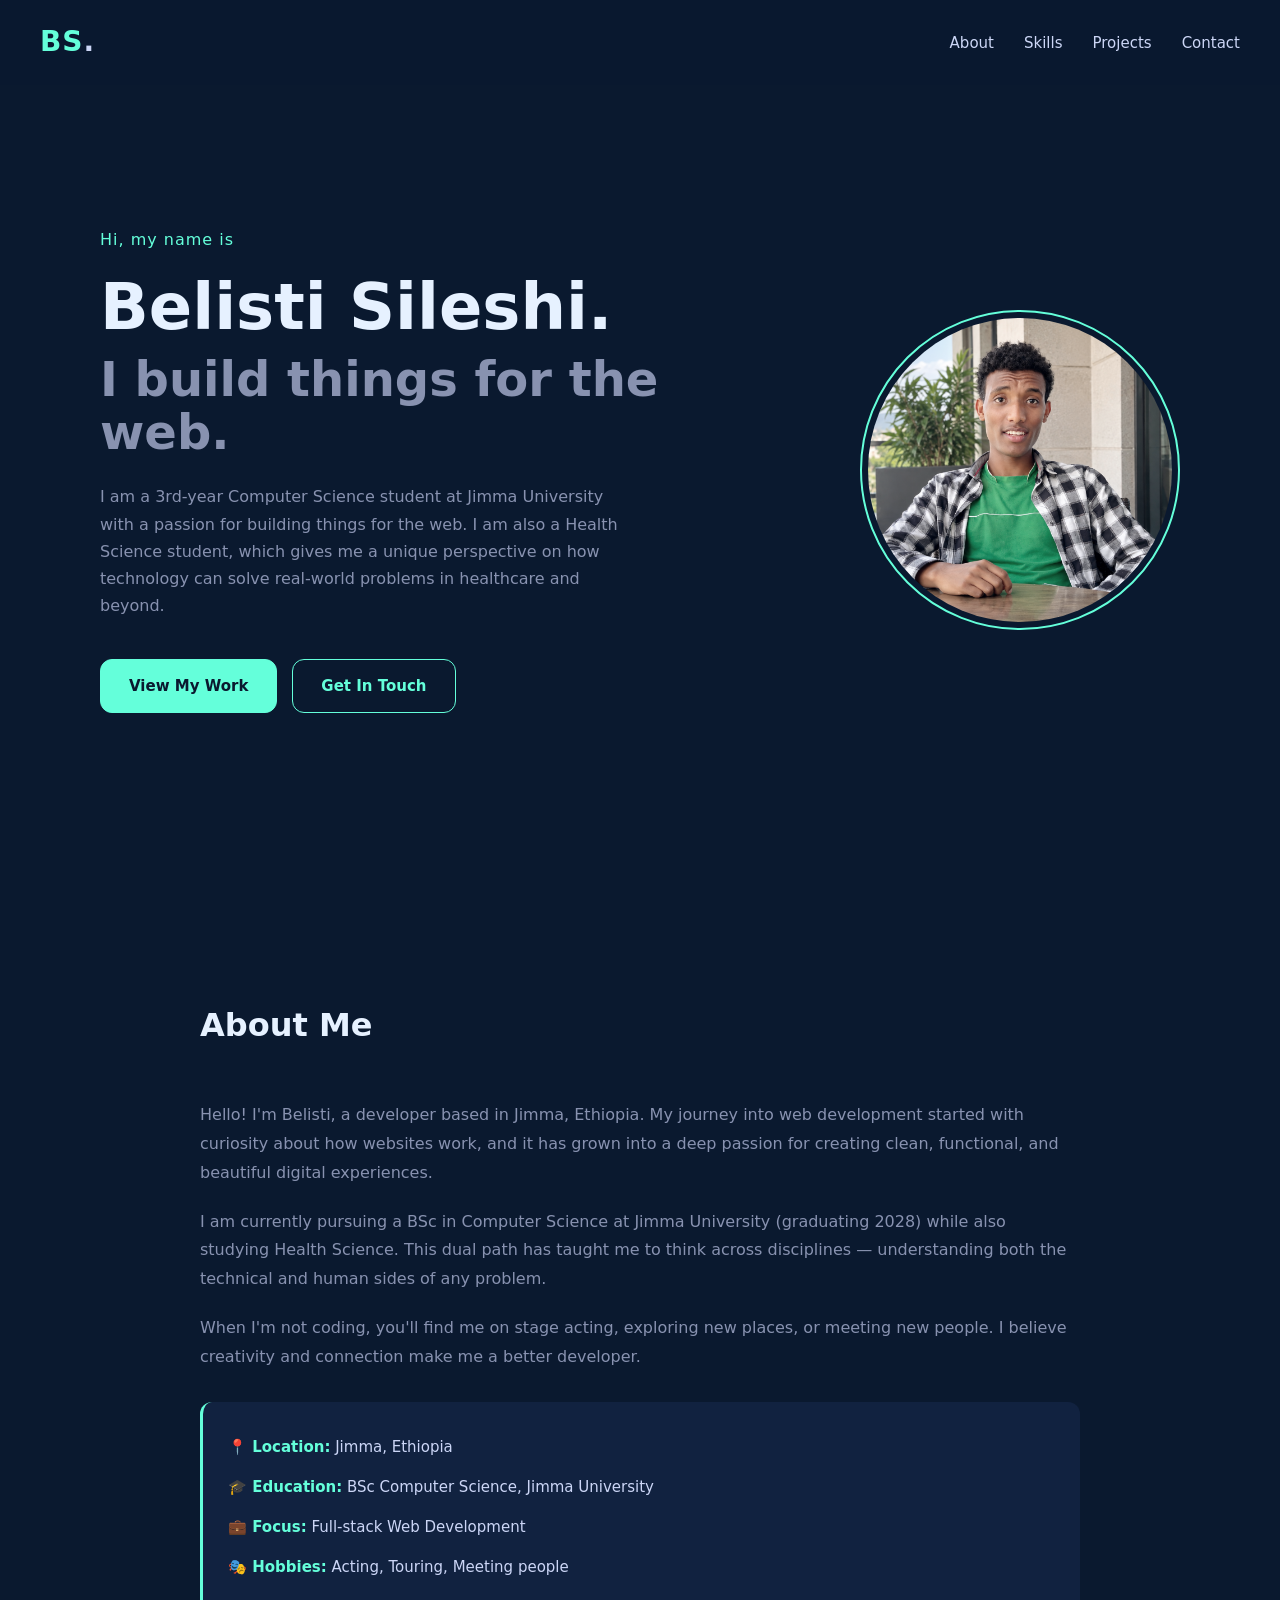
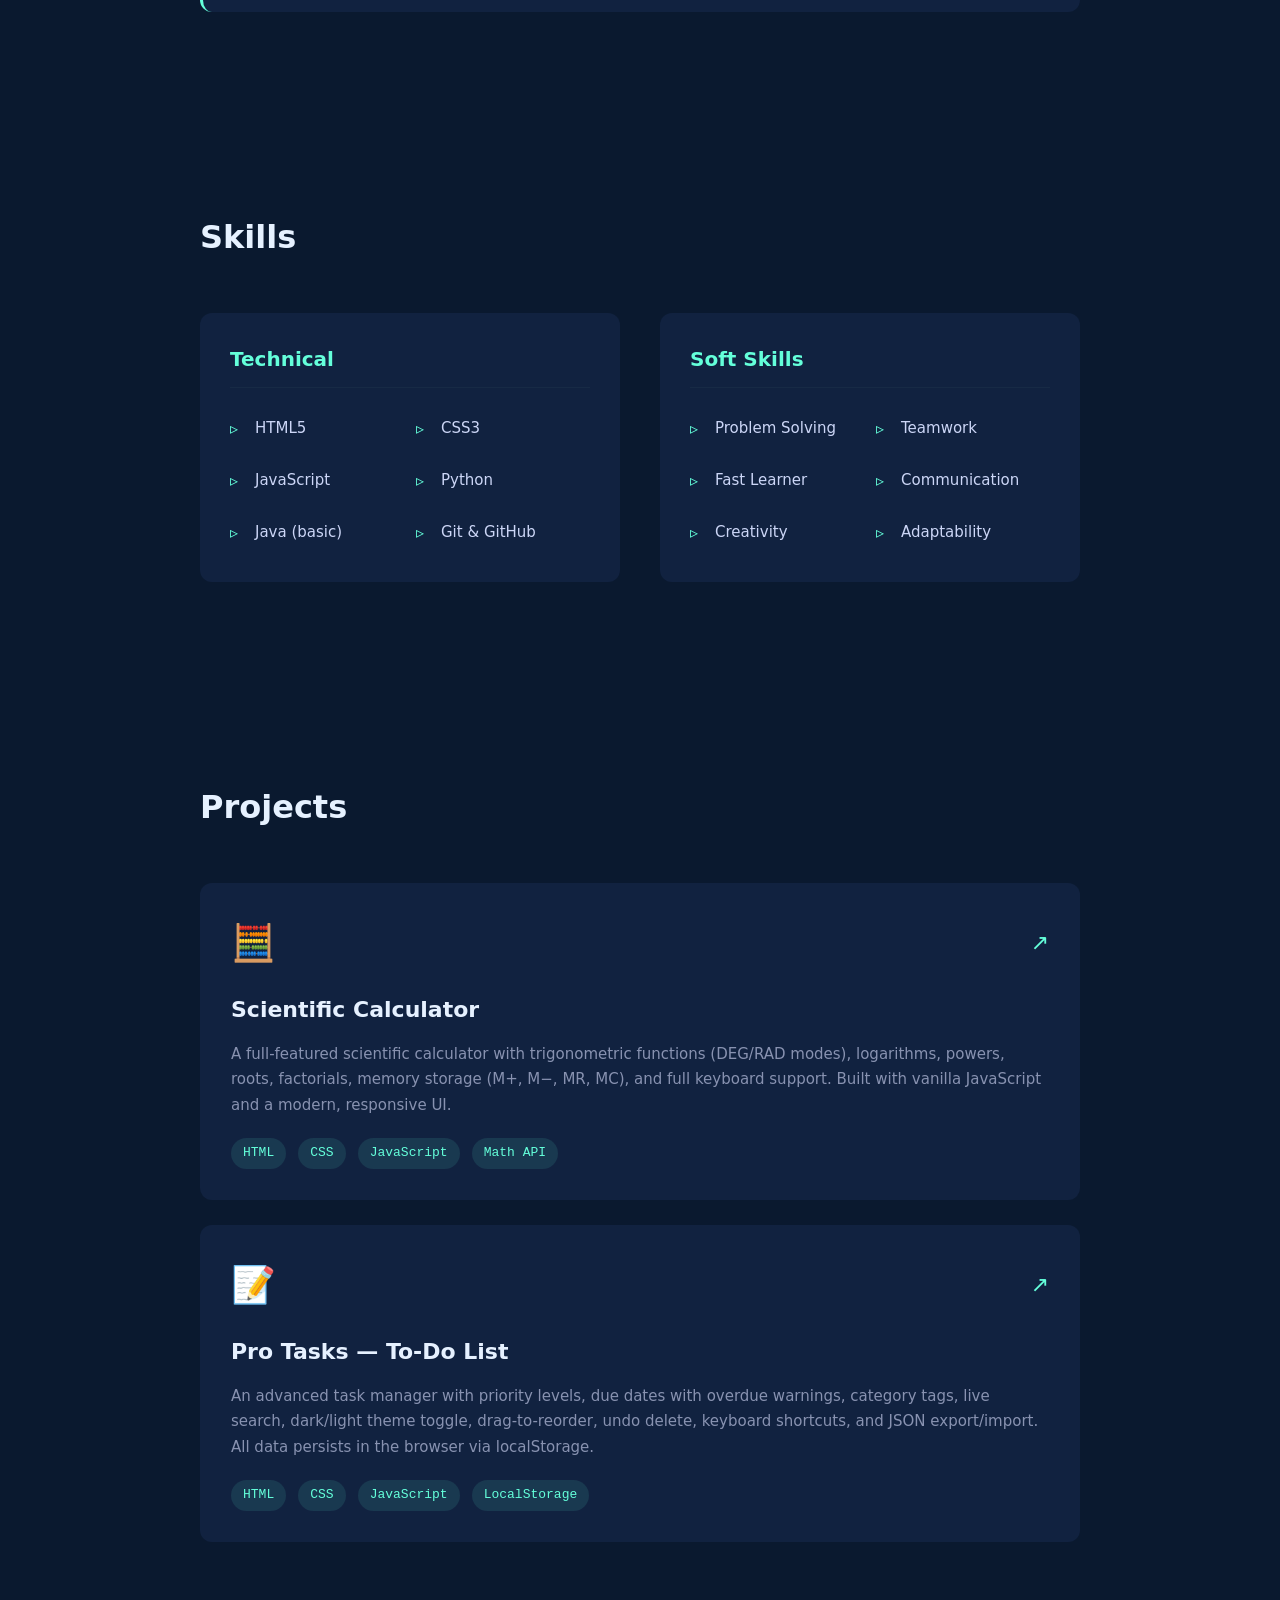
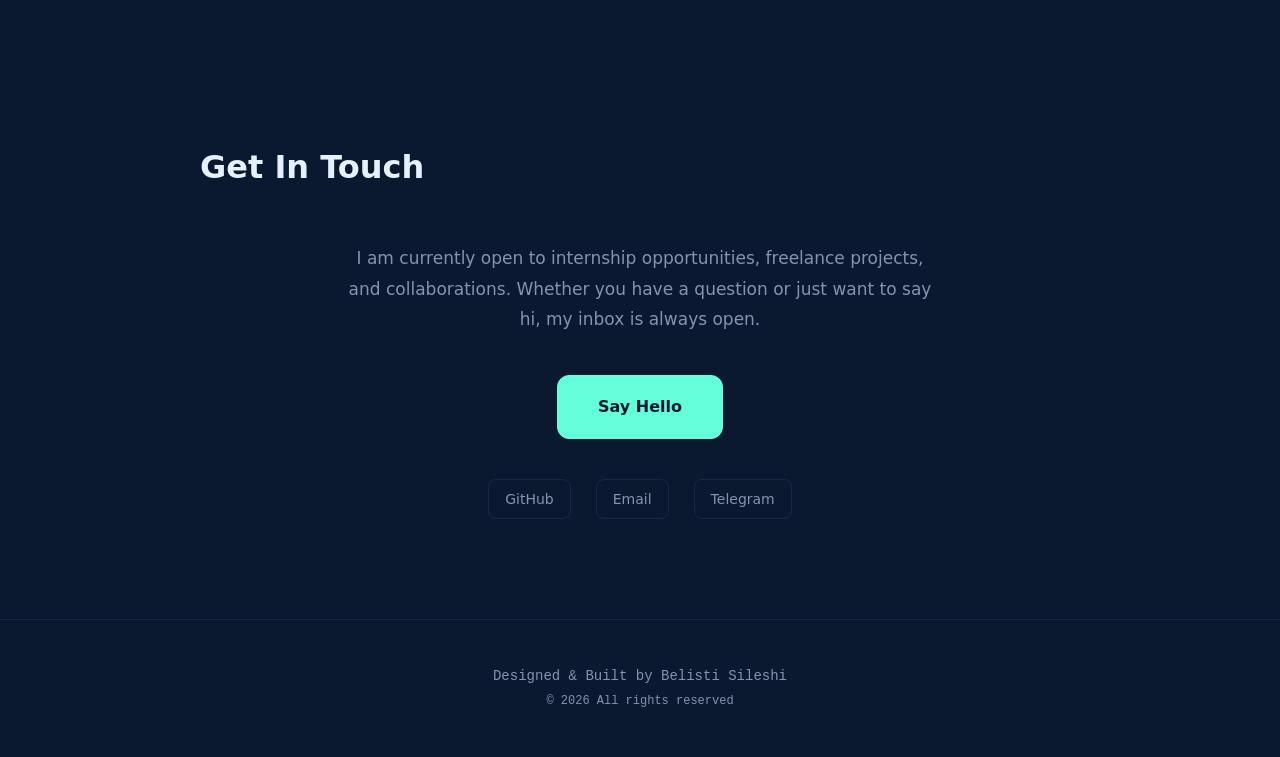
<file: index.html>
<!DOCTYPE html>
<html lang="en">

<head>
    <meta charset="UTF-8">
    <meta name="viewport" content="width=device-width, initial-scale=1.0">
    <meta name="description"
        content="Belisti Sileshi — Computer Science student and aspiring web developer based in Jimma, Ethiopia.">
    <title>Belisti Sileshi | Web Developer</title>
    <link rel="stylesheet" href="style.css">
</head>

<body>

    <!-- ============================
         NAVIGATION
         ============================ -->
    <nav class="navbar" id="navbar">
        <a href="#home" class="logo">BS<span class="logo-dot">.</span></a>

        <ul class="nav-links">
            <li><a href="#about">About</a></li>
            <li><a href="#skills">Skills</a></li>
            <li><a href="#projects">Projects</a></li>
            <li><a href="#contact">Contact</a></li>
        </ul>

        <button class="menu-btn" id="menuBtn" aria-label="Toggle menu">
            <span></span>
            <span></span>
            <span></span>
        </button>
    </nav>

    <!-- ============================
         HERO SECTION
         ============================ -->
    <section class="hero" id="home">
        <div class="hero-content">
            <p class="hero-greeting">Hi, my name is</p>
            <h1 class="hero-name">Belisti Sileshi.</h1>
            <h2 class="hero-tagline">I build things for the web.</h2>
            <p class="hero-description">
                I am a 3rd-year Computer Science student at Jimma University with a passion
                for building things for the web. I am also a Health Science student, which
                gives me a unique perspective on how technology can solve real-world problems
                in healthcare and beyond.
            </p>

            <div class="hero-buttons">
                <a href="#projects" class="btn btn-primary">View My Work</a>
                <a href="#contact" class="btn btn-outline">Get In Touch</a>
            </div>
        </div>

        <div class="hero-photo">
            <div class="photo-frame">
                <img src="belisti.jpg" alt="Belisti Sileshi">
            </div>
        </div>
    </section>

    <!-- ============================
         ABOUT SECTION
         ============================ -->
    <section class="section" id="about">
        <h2 class="section-title">
            About Me
        </h2>

        <div class="about-content">
            <div class="about-text">
                <p>
                    Hello! I'm Belisti, a developer based in Jimma, Ethiopia. My journey into
                    web development started with curiosity about how websites work, and it has
                    grown into a deep passion for creating clean, functional, and beautiful
                    digital experiences.
                </p>
                <p>
                    I am currently pursuing a BSc in Computer Science at Jimma University
                    (graduating 2028) while also studying Health Science. This dual path has
                    taught me to think across disciplines — understanding both the technical
                    and human sides of any problem.
                </p>
                <p>
                    When I'm not coding, you'll find me on stage acting, exploring new places,
                    or meeting new people. I believe creativity and connection make me a
                    better developer.
                </p>

                <ul class="about-facts">
                    <li><strong>📍 Location:</strong> Jimma, Ethiopia</li>
                    <li><strong>🎓 Education:</strong> BSc Computer Science, Jimma University</li>
                    <li><strong>💼 Focus:</strong> Full-stack Web Development</li>
                    <li><strong>🎭 Hobbies:</strong> Acting, Touring, Meeting people</li>
                </ul>
            </div>
        </div>
    </section>

    <!-- ============================
         SKILLS SECTION
         ============================ -->
    <section class="section" id="skills">
        <h2 class="section-title">
            Skills
        </h2>

        <div class="skills-container">
            <div class="skills-column">
                <h3 class="skills-heading">Technical</h3>
                <ul class="skills-list">
                    <li>HTML5</li>
                    <li>CSS3</li>
                    <li>JavaScript</li>
                    <li>Python</li>
                    <li>Java (basic)</li>
                    <li>Git &amp; GitHub</li>
                </ul>
            </div>

            <div class="skills-column">
                <h3 class="skills-heading">Soft Skills</h3>
                <ul class="skills-list">
                    <li>Problem Solving</li>
                    <li>Teamwork</li>
                    <li>Fast Learner</li>
                    <li>Communication</li>
                    <li>Creativity</li>
                    <li>Adaptability</li>
                </ul>
            </div>
        </div>
    </section>

    <!-- ============================
         PROJECTS SECTION
         ============================ -->
    <section class="section" id="projects">
        <h2 class="section-title">
            Projects
        </h2>

        <div class="projects-grid">

            <article class="project-card">
                <div class="project-header">
                    <span class="project-icon">🧮</span>
                    <div class="project-links">
                        <a href="projects/calculator/index.html" target="_blank" title="Live Demo">↗</a>
                    </div>
                </div>
                <h3 class="project-title">Scientific Calculator</h3>
                <p class="project-description">
                    A full-featured scientific calculator with trigonometric functions (DEG/RAD modes),
                    logarithms, powers, roots, factorials, memory storage (M+, M−, MR, MC), and full
                    keyboard support. Built with vanilla JavaScript and a modern, responsive UI.
                </p>
                <ul class="project-tech">
                    <li>HTML</li>
                    <li>CSS</li>
                    <li>JavaScript</li>
                    <li>Math API</li>
                </ul>
            </article>

            <article class="project-card">
                <div class="project-header">
                    <span class="project-icon">📝</span>
                    <div class="project-links">
                        <a href="projects/todo/index.html" target="_blank" title="Live Demo">↗</a>
                    </div>
                </div>
                <h3 class="project-title">Pro Tasks — To-Do List</h3>
                <p class="project-description">
                    An advanced task manager with priority levels, due dates with overdue warnings,
                    category tags, live search, dark/light theme toggle, drag-to-reorder, undo delete,
                    keyboard shortcuts, and JSON export/import. All data persists in the browser
                    via localStorage.
                </p>
                <ul class="project-tech">
                    <li>HTML</li>
                    <li>CSS</li>
                    <li>JavaScript</li>
                    <li>LocalStorage</li>
                </ul>
            </article>

        </div>
    </section>

    <!-- ============================
         CONTACT SECTION
         ============================ -->
    <section class="section" id="contact">
        <h2 class="section-title">
            Get In Touch
        </h2>

        <div class="contact-content">
            <p class="contact-message">
                I am currently open to internship opportunities, freelance projects, and
                collaborations. Whether you have a question or just want to say hi, my
                inbox is always open.
            </p>

            <a href="mailto:belistisileshi@gmail.com" class="btn btn-primary btn-large">
                Say Hello
            </a>

            <div class="social-links">
                <a href="https://github.com/belsileshi-commits" target="_blank" rel="noopener">
                    <span>GitHub</span>
                </a>
                <a href="mailto:belistisileshi@gmail.com">
                    <span>Email</span>
                </a>
                <a href="https://t.me/Bellsil" target="_blank" rel="noopener">
                    <span>Telegram</span>
                </a>
            </div>
        </div>
    </section>

    <!-- ============================
         FOOTER
         ============================ -->
    <footer class="footer">
        <p>Designed &amp; Built by Belisti Sileshi</p>
        <p class="footer-year">© <span id="year"></span> All rights reserved</p>
    </footer>

    <script src="script.js"></script>
</body>

</html>
</file>
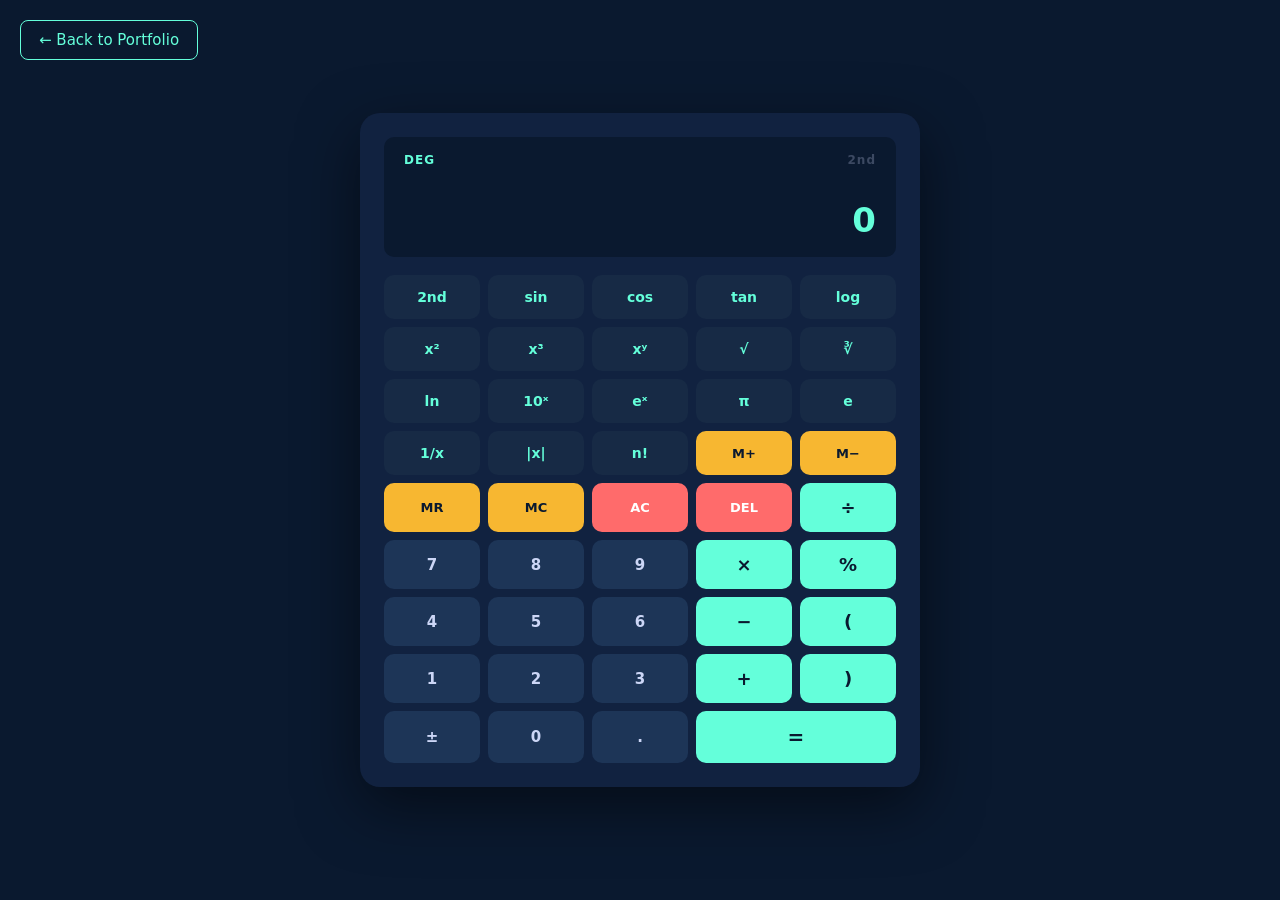
<file: projects/index.html>
<!DOCTYPE html>
<html lang="en">
<head>
    <meta charset="UTF-8">
    <meta name="viewport" content="width=device-width, initial-scale=1.0">
    <title>Scientific Calculator | Belisti Sileshi</title>
    <link rel="stylesheet" href="style.css">
</head>
<body>

    <a href="../../index.html" class="back-link">← Back to Portfolio</a>

    <main class="calculator">
        <header class="display">
            <div class="status-bar">
                <span class="mode" id="angleMode">DEG</span>
                <span class="memory" id="memoryIndicator"></span>
                <span class="second" id="secondIndicator">2nd</span>
            </div>
            <div class="history" id="history"></div>
            <div class="result" id="result">0</div>
        </header>

        <section class="buttons">

            <!-- Row 1: Second toggle + functions -->
            <button class="btn btn-fn" data-action="toggle-second" id="secondBtn">2nd</button>
            <button class="btn btn-fn" data-action="function" data-value="sin">sin</button>
            <button class="btn btn-fn" data-action="function" data-value="cos">cos</button>
            <button class="btn btn-fn" data-action="function" data-value="tan">tan</button>
            <button class="btn btn-fn" data-action="function" data-value="log">log</button>

            <!-- Row 2: Powers + roots -->
            <button class="btn btn-fn" data-action="function" data-value="square">x²</button>
            <button class="btn btn-fn" data-action="function" data-value="cube">x³</button>
            <button class="btn btn-fn" data-action="function" data-value="power">xʸ</button>
            <button class="btn btn-fn" data-action="function" data-value="sqrt">√</button>
            <button class="btn btn-fn" data-action="function" data-value="cbrt">∛</button>

            <!-- Row 3: Logs + constants -->
            <button class="btn btn-fn" data-action="function" data-value="ln">ln</button>
            <button class="btn btn-fn" data-action="function" data-value="tenpow">10ˣ</button>
            <button class="btn btn-fn" data-action="function" data-value="exp">eˣ</button>
            <button class="btn btn-fn" data-action="constant" data-value="pi">π</button>
            <button class="btn btn-fn" data-action="constant" data-value="e">e</button>

            <!-- Row 4: Misc + memory -->
            <button class="btn btn-fn" data-action="function" data-value="inverse">1/x</button>
            <button class="btn btn-fn" data-action="function" data-value="abs">|x|</button>
            <button class="btn btn-fn" data-action="function" data-value="factorial">n!</button>
            <button class="btn btn-memory" data-action="memory" data-value="add">M+</button>
            <button class="btn btn-memory" data-action="memory" data-value="subtract">M−</button>

            <!-- Row 5: Memory recall + clear + operators -->
            <button class="btn btn-memory" data-action="memory" data-value="recall">MR</button>
            <button class="btn btn-memory" data-action="memory" data-value="clear">MC</button>
            <button class="btn btn-clear" data-action="clear">AC</button>
            <button class="btn btn-clear" data-action="delete">DEL</button>
            <button class="btn btn-operator" data-action="operator" data-value="/">÷</button>

            <!-- Row 6: Numbers -->
            <button class="btn" data-action="number" data-value="7">7</button>
            <button class="btn" data-action="number" data-value="8">8</button>
            <button class="btn" data-action="number" data-value="9">9</button>
            <button class="btn btn-operator" data-action="operator" data-value="*">×</button>
            <button class="btn btn-operator" data-action="operator" data-value="%">%</button>

            <!-- Row 7 -->
            <button class="btn" data-action="number" data-value="4">4</button>
            <button class="btn" data-action="number" data-value="5">5</button>
            <button class="btn" data-action="number" data-value="6">6</button>
            <button class="btn btn-operator" data-action="operator" data-value="-">−</button>
            <button class="btn btn-operator" data-action="parenthesis" data-value="(">(</button>

            <!-- Row 8 -->
            <button class="btn" data-action="number" data-value="1">1</button>
            <button class="btn" data-action="number" data-value="2">2</button>
            <button class="btn" data-action="number" data-value="3">3</button>
            <button class="btn btn-operator" data-action="operator" data-value="+">+</button>
            <button class="btn btn-operator" data-action="parenthesis" data-value=")">)</button>

            <!-- Row 9 -->
            <button class="btn" data-action="toggle-sign">±</button>
            <button class="btn" data-action="number" data-value="0">0</button>
            <button class="btn" data-action="number" data-value=".">.</button>
            <button class="btn btn-equals" data-action="equals">=</button>
        </section>
    </main>

    <script src="script.js"></script>
</body>
</html>
</file>
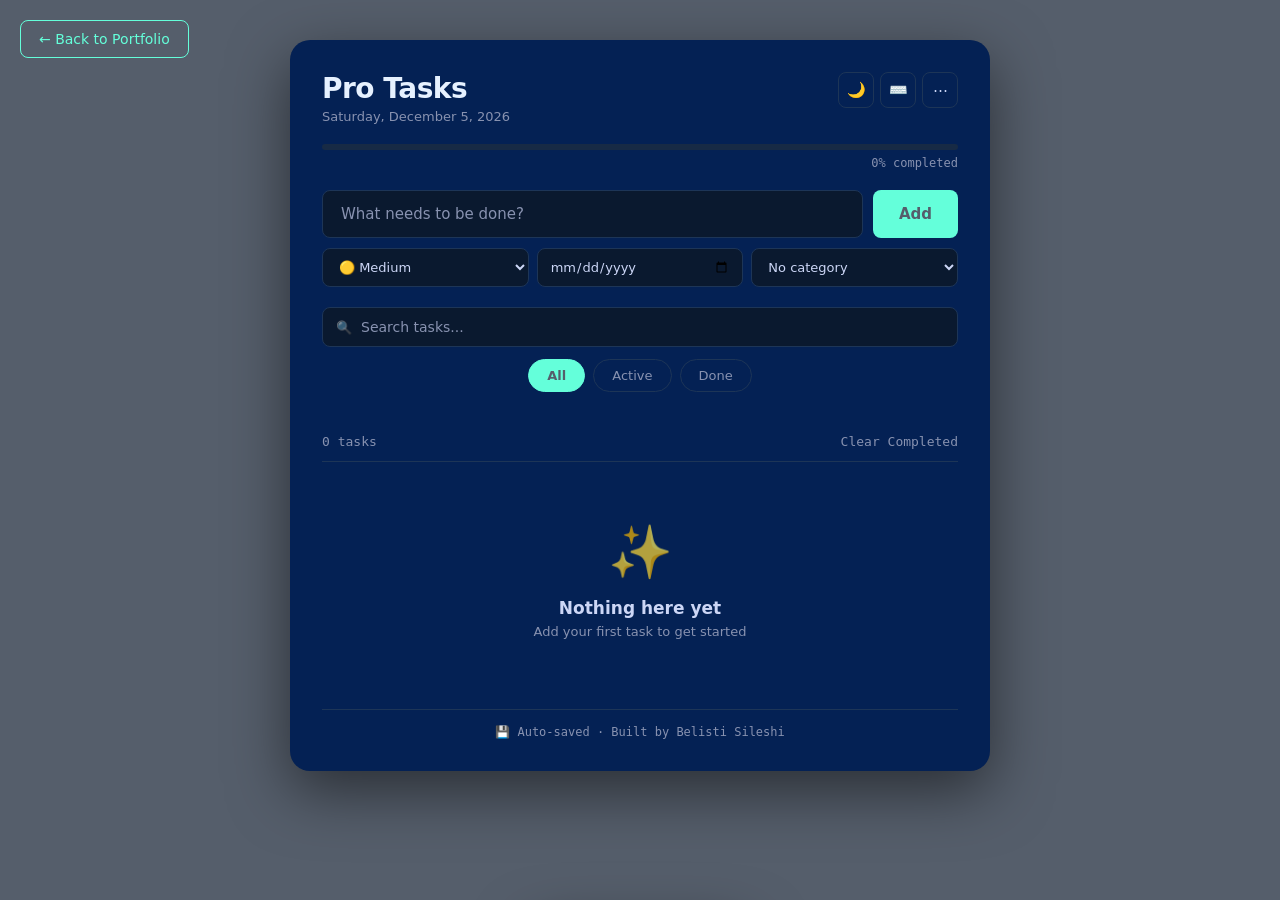
<file: project/todo/index.html>
<!DOCTYPE html>
<html lang="en">
<head>
    <meta charset="UTF-8">
    <meta name="viewport" content="width=device-width, initial-scale=1.0">
    <meta name="description" content="Advanced to-do list by Belisti Sileshi">
    <title>Pro Tasks | Belisti Sileshi</title>
    <link rel="stylesheet" href="style.css">
</head>
<body>

    <a href="../../index.html" class="back-link">← Back to Portfolio</a>

    <main class="app">

        <!-- HEADER -->
        <header class="app-header">
            <div>
                <h1>Pro Tasks</h1>
                <p class="date" id="currentDate"></p>
            </div>
            <div class="header-actions">
                <button class="icon-top" id="themeToggle" title="Toggle theme">🌙</button>
                <button class="icon-top" id="helpBtn" title="Keyboard shortcuts">⌨️</button>
                <button class="icon-top" id="menuToggle" title="Options">⋯</button>

                <div class="dropdown" id="optionsMenu">
                    <button id="exportBtn">📤 Export tasks</button>
                    <button id="importBtn">📥 Import tasks</button>
                    <button id="clearAllBtn" class="danger">🗑️ Clear all</button>
                    <input type="file" id="importFile" accept=".json" hidden>
                </div>
            </div>
        </header>

        <!-- PROGRESS -->
        <section class="progress-section">
            <div class="progress-bar">
                <div class="progress-fill" id="progressFill"></div>
            </div>
            <p class="progress-text" id="progressText">0% completed</p>
        </section>

        <!-- INPUT -->
        <section class="input-section">
            <div class="main-input">
                <input
                    type="text"
                    id="taskInput"
                    placeholder="What needs to be done?"
                    maxlength="140"
                    autocomplete="off"
                >
                <button id="addBtn" class="btn-add">Add</button>
            </div>

            <div class="task-meta">
                <select id="priorityInput" title="Priority">
                    <option value="low">🟢 Low</option>
                    <option value="medium" selected>🟡 Medium</option>
                    <option value="high">🔴 High</option>
                </select>

                <input type="date" id="dueDateInput" title="Due date">

                <select id="categoryInput" title="Category">
                    <option value="">No category</option>
                    <option value="Study">📚 Study</option>
                    <option value="Work">💼 Work</option>
                    <option value="Personal">🏠 Personal</option>
                    <option value="Health">❤️ Health</option>
                    <option value="Code">💻 Code</option>
                </select>
            </div>
        </section>

        <!-- TOOLBAR -->
        <section class="toolbar">
            <div class="search-box">
                <span class="search-icon">🔍</span>
                <input type="text" id="searchInput" placeholder="Search tasks...">
                <button id="clearSearch" class="clear-search" hidden>✕</button>
            </div>

            <div class="filters">
                <button class="filter-btn active" data-filter="all">All</button>
                <button class="filter-btn" data-filter="active">Active</button>
                <button class="filter-btn" data-filter="completed">Done</button>
            </div>
        </section>

        <!-- CATEGORY FILTERS -->
        <section class="category-filters" id="categoryFilters"></section>

        <!-- STATS -->
        <section class="stats">
            <span id="taskCount">0 tasks</span>
            <button id="clearCompleted" class="btn-clear-completed">Clear Completed</button>
        </section>

        <!-- TASK LIST -->
        <ul class="task-list" id="taskList"></ul>

        <!-- EMPTY STATE -->
        <div class="empty-state" id="emptyState">
            <div class="empty-icon">✨</div>
            <p class="empty-title">Nothing here yet</p>
            <p class="empty-subtitle" id="emptySubtitle">Add your first task to get started</p>
        </div>

        <footer class="app-footer">
            <p>💾 Auto-saved · Built by Belisti Sileshi</p>
        </footer>
    </main>

    <!-- TOAST (Undo notifications) -->
    <div class="toast" id="toast">
        <span id="toastMessage">Task deleted</span>
        <button id="toastUndo">Undo</button>
    </div>

    <!-- SHORTCUTS MODAL -->
    <div class="modal" id="helpModal">
        <div class="modal-content">
            <h2>⌨️ Keyboard Shortcuts</h2>
            <ul class="shortcuts-list">
                <li><kbd>Enter</kbd> <span>Add task / Save edit</span></li>
                <li><kbd>Esc</kbd> <span>Cancel edit / Close modal</span></li>
                <li><kbd>Ctrl</kbd> + <kbd>F</kbd> <span>Focus search</span></li>
                <li><kbd>Ctrl</kbd> + <kbd>D</kbd> <span>Toggle dark/light theme</span></li>
                <li><kbd>Ctrl</kbd> + <kbd>Z</kbd> <span>Undo delete</span></li>
                <li><kbd>/</kbd> <span>Focus task input</span></li>
            </ul>
            <button class="btn-primary" id="closeHelp">Got it</button>
        </div>
    </div>

    <script src="script.js"></script>
</body>
</html>
</file>
<file: style.css>
/* RESET & VARIABLES */
 
* {
    margin: 0;
    padding: 0;
    box-sizing: border-box;
}

:root {
    --bg-dark: #0a192f;
    --bg-light: #112240;
    --bg-card: #172a45;
    --accent: #64ffda;
    --accent-hover: #4cd8b8;
    --text-main: #ccd6f6;
    --text-muted: #8892b0;
    --text-white: #e6f1ff;
    --radius: 12px;
    --transition: 0.25s ease;
    --font-main: 'Segoe UI', system-ui, -apple-system, Arial, sans-serif;
}

html {
    scroll-behavior: smooth;
}

body {
    font-family: var(--font-main);
    background: var(--bg-dark);
    color: var(--text-main);
    line-height: 1.6;
    overflow-x: hidden;
}


   /* NAVBAR */

.navbar {
    position: fixed;
    top: 0;
    left: 0;
    width: 100%;
    padding: 20px 40px;
    display: flex;
    justify-content: space-between;
    align-items: center;
    background: rgba(10, 25, 47, 0.85);
    backdrop-filter: blur(10px);
    z-index: 100;
    transition: all var(--transition);
}

.navbar.scrolled {
    padding: 12px 40px;
    box-shadow: 0 10px 30px -10px rgba(2, 12, 27, 0.7);
}

.logo {
    font-size: 28px;
    font-weight: bold;
    color: var(--accent);
    text-decoration: none;
    letter-spacing: 1px;
}

.logo-dot {
    color: var(--text-main);
}

.nav-links {
    display: flex;
    gap: 30px;
    list-style: none;
}

.nav-links a {
    color: var(--text-main);
    text-decoration: none;
    font-size: 15px;
    font-weight: 500;
    transition: color var(--transition);
    position: relative;
}

.nav-links a:hover {
    color: var(--accent);
}

.nav-links a::after {
    content: '';
    position: absolute;
    bottom: -5px;
    left: 0;
    width: 0;
    height: 2px;
    background: var(--accent);
    transition: width var(--transition);
}

.nav-links a:hover::after {
    width: 100%;
}

/* Mobile menu button */
.menu-btn {
    display: none;
    flex-direction: column;
    gap: 5px;
    background: none;
    border: none;
    cursor: pointer;
    padding: 5px;
}

.menu-btn span {
    width: 25px;
    height: 2px;
    background: var(--accent);
    transition: all var(--transition);
}

/* ============================
   HERO SECTION
   ============================ */
.hero {
    min-height: 100vh;
    padding: 120px 60px 80px;
    display: flex;
    align-items: center;
    justify-content: space-between;
    gap: 60px;
    max-width: 1200px;
    margin: 0 auto;
}

.hero-content {
    flex: 1;
    max-width: 600px;
}

.hero-greeting {
    color: var(--accent);
    font-size: 16px;
    margin-bottom: 20px;
    letter-spacing: 1px;
}

.hero-name {
    font-size: 64px;
    font-weight: bold;
    color: var(--text-white);
    line-height: 1.1;
    margin-bottom: 10px;
}

.hero-tagline {
    font-size: 48px;
    font-weight: bold;
    color: var(--text-muted);
    line-height: 1.1;
    margin-bottom: 25px;
}

.hero-description {
    color: var(--text-muted);
    font-size: 16px;
    max-width: 540px;
    margin-bottom: 40px;
    line-height: 1.7;
}

.hero-buttons {
    display: flex;
    gap: 15px;
    flex-wrap: wrap;
}

/* Buttons */
.btn {
    display: inline-block;
    padding: 14px 28px;
    border-radius: var(--radius);
    font-size: 15px;
    font-weight: 600;
    text-decoration: none;
    cursor: pointer;
    transition: all var(--transition);
    border: 1px solid var(--accent);
}

.btn-primary {
    background: var(--accent);
    color: var(--bg-dark);
}

.btn-primary:hover {
    background: var(--accent-hover);
    transform: translateY(-3px);
    box-shadow: 0 10px 30px -10px var(--accent);
}

.btn-outline {
    background: transparent;
    color: var(--accent);
}

.btn-outline:hover {
    background: rgba(100, 255, 218, 0.1);
    transform: translateY(-3px);
}

.btn-large {
    padding: 18px 40px;
    font-size: 16px;
}

/* Hero Photo */
.hero-photo {
    flex-shrink: 0;
}

.photo-frame {
    width: 320px;
    height: 320px;
    border-radius: 50%;
    padding: 6px;
    border: 2px solid var(--accent);
    position: relative;
    transition: transform var(--transition);
}

.photo-frame:hover {
    transform: scale(1.03);
}

.photo-frame img {
    width: 100%;
    height: 100%;
    border-radius: 50%;
    object-fit: cover;
    filter: grayscale(20%);
    transition: filter var(--transition);
}

.photo-frame:hover img {
    filter: grayscale(0%);
}

/* SECTIONS */
.section {
    max-width: 1000px;
    margin: 0 auto;
    padding: 100px 60px;
}

.section-title {
    font-size: 32px;
    color: var(--text-white);
    margin-bottom: 50px;
    display: flex;
    align-items: center;
    gap: 12px;
}

.section-number {
    color: var(--accent);
    font-family: monospace;
    font-size: 22px;
}


   /* ABOUT SECTION */

.about-content {
    display: flex;
    gap: 60px;
}

.about-text p {
    color: var(--text-muted);
    margin-bottom: 20px;
    font-size: 16px;
    line-height: 1.8;
}

.about-facts {
    list-style: none;
    margin-top: 30px;
    padding: 25px;
    background: var(--bg-light);
    border-radius: var(--radius);
    border-left: 3px solid var(--accent);
}

.about-facts li {
    padding: 8px 0;
    color: var(--text-main);
    font-size: 15px;
}

.about-facts strong {
    color: var(--accent);
}

   /* SKILLS SECTION */

.skills-container {
    display: grid;
    grid-template-columns: 1fr 1fr;
    gap: 40px;
}

.skills-column {
    background: var(--bg-light);
    padding: 30px;
    border-radius: var(--radius);
    transition: transform var(--transition);
}

.skills-column:hover {
    transform: translateY(-5px);
}

.skills-heading {
    color: var(--accent);
    font-size: 20px;
    margin-bottom: 20px;
    border-bottom: 1px solid var(--bg-card);
    padding-bottom: 12px;
}

.skills-list {
    list-style: none;
    display: grid;
    grid-template-columns: 1fr 1fr;
    gap: 12px;
}

.skills-list li {
    color: var(--text-main);
    font-size: 15px;
    padding: 8px 0 8px 25px;
    position: relative;
}

.skills-list li::before {
    content: '▹';
    position: absolute;
    left: 0;
    color: var(--accent);
    font-size: 16px;
}

   /* PROJECTS SECTION */

.projects-grid {
    display: grid;
    grid-template-columns: 1fr;
    gap: 25px;
}

.project-card {
    background: var(--bg-light);
    border-radius: var(--radius);
    padding: 30px;
    transition: all var(--transition);
    border: 1px solid transparent;
}

.project-card:hover {
    transform: translateY(-5px);
    border-color: var(--accent);
    box-shadow: 0 20px 40px -20px rgba(100, 255, 218, 0.2);
}

.project-header {
    display: flex;
    justify-content: space-between;
    align-items: center;
    margin-bottom: 20px;
}

.project-icon {
    font-size: 36px;
}

.project-links a {
    color: var(--accent);
    font-size: 22px;
    text-decoration: none;
    transition: transform var(--transition);
    display: inline-block;
}

.project-links a:hover {
    transform: translate(3px, -3px);
}

.project-title {
    font-size: 22px;
    color: var(--text-white);
    margin-bottom: 15px;
}

.project-description {
    color: var(--text-muted);
    font-size: 15px;
    line-height: 1.7;
    margin-bottom: 20px;
}

.project-tech {
    list-style: none;
    display: flex;
    gap: 12px;
    flex-wrap: wrap;
}

.project-tech li {
    font-family: monospace;
    font-size: 13px;
    color: var(--accent);
    background: rgba(100, 255, 218, 0.1);
    padding: 5px 12px;
    border-radius: 20px;
}

.project-card-coming {
    opacity: 0.6;
}

.project-card-coming:hover {
    opacity: 1;
}


   /* CONTACT SECTION */
  
.contact-content {
    text-align: center;
    max-width: 600px;
    margin: 0 auto;
}

.contact-message {
    color: var(--text-muted);
    font-size: 17px;
    line-height: 1.8;
    margin-bottom: 40px;
}

.social-links {
    display: flex;
    justify-content: center;
    gap: 25px;
    margin-top: 40px;
    flex-wrap: wrap;
}

.social-links a {
    color: var(--text-muted);
    text-decoration: none;
    font-size: 14px;
    padding: 8px 16px;
    border-radius: 8px;
    border: 1px solid var(--bg-card);
    transition: all var(--transition);
}

.social-links a:hover {
    color: var(--accent);
    border-color: var(--accent);
    transform: translateY(-3px);
}


   /* FOOTER */
  
.footer {
    text-align: center;
    padding: 40px 20px;
    border-top: 1px solid var(--bg-card);
    color: var(--text-muted);
    font-size: 14px;
    font-family: monospace;
}

.footer p {
    margin: 5px 0;
}

.footer-year {
    color: var(--text-muted);
    font-size: 12px;
}


   /* RESPONSIVE */
  
@media (max-width: 900px) {
    .hero {
        flex-direction: column-reverse;
        padding: 100px 30px 60px;
        text-align: center;
        gap: 40px;
    }

    .hero-content {
        max-width: 100%;
    }

    .hero-description {
        margin-left: auto;
        margin-right: auto;
    }

    .hero-buttons {
        justify-content: center;
    }

    .hero-name {
        font-size: 44px;
    }

    .hero-tagline {
        font-size: 32px;
    }

    .photo-frame {
        width: 240px;
        height: 240px;
    }

    .section {
        padding: 80px 30px;
    }

    .section-title {
        font-size: 26px;
    }

    .skills-container {
        grid-template-columns: 1fr;
    }

    .about-content {
        flex-direction: column;
    }
}

@media (max-width: 640px) {
    .navbar {
        padding: 15px 20px;
    }

    .nav-links {
        position: fixed;
        top: 0;
        right: -100%;
        height: 100vh;
        width: 70%;
        max-width: 300px;
        background: var(--bg-light);
        flex-direction: column;
        justify-content: center;
        align-items: center;
        gap: 40px;
        transition: right 0.4s ease;
        box-shadow: -10px 0 30px rgba(2, 12, 27, 0.5);
    }

    .nav-links.open {
        right: 0;
    }

    .nav-links a {
        font-size: 20px;
    }

    .menu-btn {
        display: flex;
        z-index: 101;
    }

    .hero-name {
        font-size: 34px;
    }

    .hero-tagline {
        font-size: 24px;
    }

    .hero-greeting {
        font-size: 14px;
    }

    .skills-list {
        grid-template-columns: 1fr;
    }

    .section {
        padding: 60px 20px;
    }
}
</file>
<file: projects/style.css>
/* RESET & VARIABLES */

* {
    margin: 0;
    padding: 0;
    box-sizing: border-box;
}

:root {
    --bg-dark: #0a192f;
    --bg-card: #112240;
    --bg-button: #1d3557;
    --bg-fn: #172a45;
    --accent: #64ffda;
    --accent-hover: #4cd8b8;
    --text-main: #ccd6f6;
    --text-muted: #8892b0;
    --danger: #ff6b6b;
    --danger-hover: #ff5252;
    --memory: #f7b731;
    --memory-hover: #e5a81f;
    --radius: 10px;
    --transition: 0.15s ease;
}

body {
    font-family: 'Segoe UI', system-ui, Arial, sans-serif;
    background: var(--bg-dark);
    color: var(--text-main);
    display: flex;
    justify-content: center;
    align-items: center;
    min-height: 100vh;
    padding: 20px;
}


   /* BACK LINK */
  
.back-link {
    position: fixed;
    top: 20px;
    left: 20px;
    color: var(--accent);
    text-decoration: none;
    font-size: 15px;
    padding: 10px 18px;
    border: 1px solid var(--accent);
    border-radius: 8px;
    transition: all var(--transition);
    z-index: 10;
}

.back-link:hover {
    background: var(--accent);
    color: var(--bg-dark);
}


   /* CALCULATOR SHELL */
  
.calculator {
    background: var(--bg-card);
    border-radius: 20px;
    padding: 24px;
    width: 100%;
    max-width: 560px;
    box-shadow: 0 20px 60px rgba(0, 0, 0, 0.5);
}


   /* DISPLAY */
 
.display {
    background: var(--bg-dark);
    border-radius: var(--radius);
    padding: 16px 20px;
    margin-bottom: 18px;
    min-height: 120px;
    display: flex;
    flex-direction: column;
    justify-content: space-between;
}

.status-bar {
    display: flex;
    justify-content: space-between;
    font-size: 12px;
    color: var(--text-muted);
    letter-spacing: 1px;
    font-weight: 600;
    margin-bottom: 6px;
}

.status-bar .mode.active {
    color: var(--accent);
}

.status-bar .memory.active {
    color: var(--memory);
}

.status-bar .second.active {
    color: var(--accent);
}

.status-bar .second {
    opacity: 0.4;
    transition: opacity var(--transition);
}

.history {
    color: var(--text-muted);
    font-size: 15px;
    min-height: 20px;
    text-align: right;
    word-wrap: break-word;
    overflow-wrap: break-word;
}

.result {
    color: var(--accent);
    font-size: 34px;
    font-weight: bold;
    text-align: right;
    word-wrap: break-word;
    overflow-wrap: break-word;
    line-height: 1.2;
}

/* ============================
   BUTTON GRID
   ============================ */
.buttons {
    display: grid;
    grid-template-columns: repeat(5, 1fr);
    gap: 8px;
}

.btn {
    background: var(--bg-button);
    color: var(--text-main);
    border: none;
    border-radius: var(--radius);
    padding: 14px 8px;
    font-size: 15px;
    font-weight: 600;
    cursor: pointer;
    transition: all var(--transition);
    font-family: inherit;
    user-select: none;
}

.btn:hover {
    background: var(--accent);
    color: var(--bg-dark);
    transform: translateY(-2px);
}

.btn:active {
    transform: translateY(0);
}

/* Function buttons */
.btn-fn {
    background: var(--bg-fn);
    color: var(--accent);
    font-size: 14px;
}

.btn-fn:hover {
    background: var(--accent);
    color: var(--bg-dark);
}

/* Operators */
.btn-operator {
    background: var(--accent);
    color: var(--bg-dark);
    font-size: 18px;
}

.btn-operator:hover {
    background: var(--accent-hover);
}

/* Memory */
.btn-memory {
    background: var(--memory);
    color: var(--bg-dark);
    font-size: 13px;
}

.btn-memory:hover {
    background: var(--memory-hover);
    color: var(--bg-dark);
}

/* Clear */
.btn-clear {
    background: var(--danger);
    color: white;
    font-size: 13px;
}

.btn-clear:hover {
    background: var(--danger-hover);
    color: white;
}

/* Equals */
.btn-equals {
    background: var(--accent);
    color: var(--bg-dark);
    font-size: 20px;
    grid-column: span 2;
}

.btn-equals:hover {
    background: var(--accent-hover);
}

/* 2nd button active state */
#secondBtn.active {
    background: var(--accent);
    color: var(--bg-dark);
}


   /* RESPONSIVE */
  
@media (max-width: 560px) {
    .calculator {
        padding: 16px;
    }

    .btn {
        padding: 12px 4px;
        font-size: 13px;
    }

    .btn-fn {
        font-size: 12px;
    }

    .result {
        font-size: 26px;
    }

    .back-link {
        top: 10px;
        left: 10px;
        font-size: 12px;
        padding: 6px 10px;
    }

    .buttons {
        gap: 5px;
    }
}
</file>
<file: project/todo/style.css>
/* 
   RESET & THEME VARIABLES
    */
* {
    margin: 0;
    padding: 0;
    box-sizing: border-box;
}

:root {
    --bg-app: #555e6b;
    --bg-card: #042154;
    --bg-item: #172a45;
    --bg-item-hover: #1d3557;
    --bg-input: #0a192f;
    --accent: #64ffda;
    --accent-hover: #4cd8b8;
    --accent-soft: rgba(100, 255, 218, 0.1);
    --text-main: #ccd6f6;
    --text-muted: #8892b0;
    --text-white: #e6f1ff;
    --danger: #ff6b6b;
    --danger-hover: #ff5252;
    --warning: #f7b731;
    --success: #64ffda;
    --priority-low: #64ffda;
    --priority-medium: #f7b731;
    --priority-high: #ff6b6b;
    --border: #1d3557;
    --radius: 12px;
    --radius-sm: 8px;
    --transition: 0.2s ease;
    --shadow: 0 20px 60px rgba(0, 0, 0, 0.5);
}

/* LIGHT THEME */
body.light {
    --bg-app: #f5f7fa;
    --bg-card: #ffffff;
    --bg-item: #ffffff;
    --bg-item-hover: #f0f4f8;
    --bg-input: #f5f7fa;
    --accent: #0d9488;
    --accent-hover: #0f766e;
    --accent-soft: rgba(13, 148, 136, 0.1);
    --text-main: #1e293b;
    --text-muted: #64748b;
    --text-white: #0f172a;
    --border: #e2e8f0;
    --shadow: 0 20px 60px rgba(0, 0, 0, 0.1);
}

body {
    font-family: 'Segoe UI', system-ui, -apple-system, Arial, sans-serif;
    background: var(--bg-app);
    color: var(--text-main);
    min-height: 100vh;
    display: flex;
    justify-content: center;
    align-items: flex-start;
    padding: 40px 20px;
    transition: background var(--transition), color var(--transition);
}

/*
   BACK LINK
   */
.back-link {
    position: fixed;
    top: 20px;
    left: 20px;
    color: var(--accent);
    text-decoration: none;
    font-size: 14px;
    padding: 10px 18px;
    border: 1px solid var(--accent);
    border-radius: 8px;
    transition: all var(--transition);
    z-index: 10;
    background: var(--bg-app);
}

.back-link:hover {
    background: var(--accent);
    color: var(--bg-app);
}

/*
   APP
   */
.app {
    background: var(--bg-card);
    border-radius: 20px;
    padding: 32px;
    width: 100%;
    max-width: 700px;
    box-shadow: var(--shadow);
    transition: background var(--transition);
}

/*
   HEADER
   */
.app-header {
    display: flex;
    justify-content: space-between;
    align-items: flex-start;
    margin-bottom: 20px;
    gap: 15px;
}

.app-header h1 {
    color: var(--text-white);
    font-size: 28px;
    margin-bottom: 4px;
    letter-spacing: -0.5px;
}

.date {
    color: var(--text-muted);
    font-size: 13px;
}

.header-actions {
    display: flex;
    gap: 6px;
    position: relative;
}

.icon-top {
    background: transparent;
    border: 1px solid var(--border);
    border-radius: var(--radius-sm);
    width: 36px;
    height: 36px;
    cursor: pointer;
    font-size: 15px;
    transition: all var(--transition);
    display: flex;
    align-items: center;
    justify-content: center;
    color: var(--text-main);
}

.icon-top:hover {
    background: var(--accent-soft);
    border-color: var(--accent);
    transform: translateY(-2px);
}

/* Dropdown */
.dropdown {
    position: absolute;
    top: 45px;
    right: 0;
    background: var(--bg-item);
    border: 1px solid var(--border);
    border-radius: var(--radius-sm);
    padding: 6px;
    min-width: 180px;
    box-shadow: var(--shadow);
    opacity: 0;
    transform: translateY(-8px);
    pointer-events: none;
    transition: all var(--transition);
    z-index: 20;
}

.dropdown.open {
    opacity: 1;
    transform: translateY(0);
    pointer-events: auto;
}

.dropdown button {
    display: block;
    width: 100%;
    text-align: left;
    padding: 10px 12px;
    background: transparent;
    border: none;
    color: var(--text-main);
    font-size: 13px;
    cursor: pointer;
    border-radius: 6px;
    transition: all var(--transition);
    font-family: inherit;
}

.dropdown button:hover {
    background: var(--accent-soft);
    color: var(--accent);
}

.dropdown button.danger:hover {
    background: rgba(255, 107, 107, 0.1);
    color: var(--danger);
}

/*
   PROGRESS
   */
.progress-section {
    margin-bottom: 20px;
}

.progress-bar {
    height: 6px;
    background: var(--bg-item);
    border-radius: 3px;
    overflow: hidden;
}

.progress-fill {
    height: 100%;
    background: linear-gradient(90deg, var(--accent), var(--accent-hover));
    width: 0%;
    transition: width 0.5s ease;
    border-radius: 3px;
}

.progress-text {
    font-size: 12px;
    color: var(--text-muted);
    margin-top: 6px;
    text-align: right;
    font-family: monospace;
}

/*
   INPUT SECTION
   */
.input-section {
    margin-bottom: 20px;
}

.main-input {
    display: flex;
    gap: 10px;
    margin-bottom: 10px;
}

#taskInput {
    flex: 1;
    background: var(--bg-input);
    border: 1px solid var(--border);
    border-radius: var(--radius-sm);
    padding: 14px 18px;
    font-size: 15px;
    color: var(--text-main);
    font-family: inherit;
    transition: all var(--transition);
}

#taskInput::placeholder {
    color: var(--text-muted);
}

#taskInput:focus {
    outline: none;
    border-color: var(--accent);
    box-shadow: 0 0 0 3px var(--accent-soft);
}

.btn-add {
    background: var(--accent);
    color: var(--bg-app);
    border: none;
    border-radius: var(--radius-sm);
    padding: 14px 26px;
    font-size: 15px;
    font-weight: 600;
    cursor: pointer;
    transition: all var(--transition);
    font-family: inherit;
}

.btn-add:hover {
    background: var(--accent-hover);
    transform: translateY(-2px);
    box-shadow: 0 8px 20px -8px var(--accent);
}

.task-meta {
    display: grid;
    grid-template-columns: 1fr 1fr 1fr;
    gap: 8px;
}

.task-meta select,
.task-meta input[type="date"] {
    background: var(--bg-input);
    border: 1px solid var(--border);
    border-radius: var(--radius-sm);
    padding: 10px 12px;
    font-size: 13px;
    color: var(--text-main);
    font-family: inherit;
    cursor: pointer;
    transition: all var(--transition);
}

.task-meta select:focus,
.task-meta input[type="date"]:focus {
    outline: none;
    border-color: var(--accent);
}

/*
   TOOLBAR (Search + Filters)
   */
.toolbar {
    display: flex;
    flex-direction: column;
    gap: 12px;
    margin-bottom: 15px;
}

.search-box {
    position: relative;
    display: flex;
    align-items: center;
}

.search-icon {
    position: absolute;
    left: 14px;
    font-size: 13px;
    pointer-events: none;
    opacity: 0.6;
}

#searchInput {
    width: 100%;
    background: var(--bg-input);
    border: 1px solid var(--border);
    border-radius: var(--radius-sm);
    padding: 11px 40px 11px 38px;
    font-size: 14px;
    color: var(--text-main);
    font-family: inherit;
    transition: all var(--transition);
}

#searchInput::placeholder {
    color: var(--text-muted);
}

#searchInput:focus {
    outline: none;
    border-color: var(--accent);
    box-shadow: 0 0 0 3px var(--accent-soft);
}

.clear-search {
    position: absolute;
    right: 10px;
    background: transparent;
    border: none;
    color: var(--text-muted);
    cursor: pointer;
    font-size: 14px;
    padding: 4px 8px;
    border-radius: 4px;
    transition: all var(--transition);
}

.clear-search:hover {
    background: var(--accent-soft);
    color: var(--accent);
}

.filters {
    display: flex;
    gap: 8px;
    justify-content: center;
}

.filter-btn {
    background: transparent;
    border: 1px solid var(--border);
    color: var(--text-muted);
    padding: 8px 18px;
    border-radius: 20px;
    font-size: 13px;
    cursor: pointer;
    transition: all var(--transition);
    font-family: inherit;
}

.filter-btn:hover {
    color: var(--accent);
    border-color: var(--accent);
}

.filter-btn.active {
    background: var(--accent);
    color: var(--bg-app);
    border-color: var(--accent);
    font-weight: 600;
}

/*
   CATEGORY FILTERS
   */
.category-filters {
    display: flex;
    gap: 6px;
    flex-wrap: wrap;
    margin-bottom: 15px;
}

.category-chip {
    background: transparent;
    border: 1px solid var(--border);
    color: var(--text-muted);
    padding: 5px 12px;
    border-radius: 20px;
    font-size: 12px;
    cursor: pointer;
    transition: all var(--transition);
    font-family: inherit;
}

.category-chip:hover,
.category-chip.active {
    background: var(--accent-soft);
    color: var(--accent);
    border-color: var(--accent);
}

/*
   STATS
   */
.stats {
    display: flex;
    justify-content: space-between;
    align-items: center;
    padding: 12px 0;
    margin-bottom: 10px;
    border-bottom: 1px solid var(--border);
    font-size: 13px;
    color: var(--text-muted);
    font-family: monospace;
}

.btn-clear-completed {
    background: transparent;
    border: none;
    color: var(--text-muted);
    font-size: 13px;
    cursor: pointer;
    transition: color var(--transition);
    font-family: inherit;
}

.btn-clear-completed:hover {
    color: var(--danger);
}

/*
   TASK LIST
   */
.task-list {
    list-style: none;
    max-height: 500px;
    overflow-y: auto;
    padding-right: 4px;
}

.task-list::-webkit-scrollbar {
    width: 6px;
}

.task-list::-webkit-scrollbar-thumb {
    background: var(--border);
    border-radius: 3px;
}

.task-item {
    display: flex;
    align-items: flex-start;
    gap: 12px;
    background: var(--bg-item);
    border-radius: var(--radius);
    padding: 14px 16px;
    margin-bottom: 8px;
    transition: all var(--transition);
    animation: slideIn 0.3s ease;
    border-left: 3px solid var(--priority-medium);
    cursor: grab;
    position: relative;
}

.task-item[data-priority="low"] {
    border-left-color: var(--priority-low);
}

.task-item[data-priority="medium"] {
    border-left-color: var(--priority-medium);
}

.task-item[data-priority="high"] {
    border-left-color: var(--priority-high);
}

.task-item:hover {
    background: var(--bg-item-hover);
    transform: translateX(4px);
}

.task-item.dragging {
    opacity: 0.4;
    cursor: grabbing;
}

.task-item.drag-over {
    border-top: 2px dashed var(--accent);
}

@keyframes slideIn {
    from {
        opacity: 0;
        transform: translateX(-20px);
    }
    to {
        opacity: 1;
        transform: translateX(0);
    }
}

.task-item.completed {
    opacity: 0.5;
}

.task-item.completed .task-text {
    text-decoration: line-through;
    color: var(--text-muted);
}

/* Checkbox */
.task-checkbox {
    appearance: none;
    width: 20px;
    height: 20px;
    border: 2px solid var(--text-muted);
    border-radius: 50%;
    cursor: pointer;
    position: relative;
    flex-shrink: 0;
    transition: all var(--transition);
    margin-top: 2px;
}

.task-checkbox:hover {
    border-color: var(--accent);
    transform: scale(1.1);
}

.task-checkbox:checked {
    background: var(--accent);
    border-color: var(--accent);
}

.task-checkbox:checked::after {
    content: '✓';
    position: absolute;
    top: 50%;
    left: 50%;
    transform: translate(-50%, -50%);
    color: var(--bg-app);
    font-size: 12px;
    font-weight: bold;
}

/* Content */
.task-content {
    flex: 1;
    min-width: 0;
}

.task-text {
    color: var(--text-main);
    font-size: 15px;
    word-break: break-word;
    cursor: pointer;
    line-height: 1.4;
    display: block;
}

.task-meta-info {
    display: flex;
    gap: 8px;
    flex-wrap: wrap;
    margin-top: 6px;
}

.tag {
    font-size: 11px;
    padding: 2px 8px;
    border-radius: 10px;
    font-family: monospace;
    display: inline-flex;
    align-items: center;
    gap: 4px;
}

.tag-category {
    background: var(--accent-soft);
    color: var(--accent);
}

.tag-due {
    background: rgba(247, 183, 49, 0.15);
    color: var(--warning);
}

.tag-due.overdue {
    background: rgba(255, 107, 107, 0.15);
    color: var(--danger);
    animation: pulse 2s infinite;
}

.tag-due.today {
    background: rgba(100, 255, 218, 0.15);
    color: var(--accent);
}

@keyframes pulse {
    0%, 100% { opacity: 1; }
    50% { opacity: 0.6; }
}

/* Edit mode */
.task-item.editing {
    background: var(--bg-item-hover);
}

.task-edit-input {
    width: 100%;
    background: var(--bg-input);
    border: 1px solid var(--accent);
    border-radius: 6px;
    padding: 6px 10px;
    font-size: 15px;
    color: var(--text-main);
    font-family: inherit;
    outline: none;
}

/* Actions */
.task-actions {
    display: flex;
    gap: 4px;
    flex-shrink: 0;
    align-self: flex-start;
}

.icon-btn {
    background: transparent;
    border: none;
    cursor: pointer;
    padding: 6px 8px;
    border-radius: 6px;
    transition: all var(--transition);
    font-size: 14px;
    line-height: 1;
    color: var(--text-muted);
}

.icon-btn:hover {
    background: var(--accent-soft);
    transform: scale(1.1);
    color: var(--accent);
}

.icon-btn.delete:hover {
    background: rgba(255, 107, 107, 0.15);
    color: var(--danger);
}

/*
   EMPTY STATE
   */
.empty-state {
    text-align: center;
    padding: 50px 20px;
    display: none;
}

.empty-state.show {
    display: block;
}

.empty-icon {
    font-size: 52px;
    margin-bottom: 15px;
    opacity: 0.7;
    animation: float 3s ease-in-out infinite;
}

@keyframes float {
    0%, 100% { transform: translateY(0); }
    50% { transform: translateY(-8px); }
}

.empty-title {
    color: var(--text-main);
    font-size: 17px;
    margin-bottom: 6px;
    font-weight: 600;
}

.empty-subtitle {
    color: var(--text-muted);
    font-size: 13px;
}

/*
   FOOTER
   */
.app-footer {
    text-align: center;
    margin-top: 20px;
    padding-top: 15px;
    border-top: 1px solid var(--border);
    color: var(--text-muted);
    font-size: 12px;
    font-family: monospace;
}

/*
   TOAST
   */
.toast {
    position: fixed;
    bottom: 30px;
    left: 50%;
    transform: translateX(-50%) translateY(100px);
    background: var(--bg-item);
    color: var(--text-main);
    padding: 14px 20px;
    border-radius: var(--radius);
    box-shadow: var(--shadow);
    display: flex;
    align-items: center;
    gap: 20px;
    border: 1px solid var(--border);
    transition: transform 0.4s cubic-bezier(0.68, -0.55, 0.265, 1.55);
    z-index: 1000;
    font-size: 14px;
}

.toast.show {
    transform: translateX(-50%) translateY(0);
}

#toastUndo {
    background: transparent;
    border: none;
    color: var(--accent);
    font-weight: 600;
    cursor: pointer;
    padding: 6px 12px;
    border-radius: 6px;
    transition: all var(--transition);
    font-family: inherit;
    font-size: 13px;
}

#toastUndo:hover {
    background: var(--accent-soft);
}

/*
   MODAL
   */
.modal {
    position: fixed;
    top: 0;
    left: 0;
    width: 100%;
    height: 100%;
    background: rgba(0, 0, 0, 0.7);
    display: flex;
    justify-content: center;
    align-items: center;
    opacity: 0;
    pointer-events: none;
    transition: opacity var(--transition);
    z-index: 2000;
    padding: 20px;
}

.modal.open {
    opacity: 1;
    pointer-events: auto;
}

.modal-content {
    background: var(--bg-card);
    border-radius: var(--radius);
    padding: 30px;
    max-width: 440px;
    width: 100%;
    box-shadow: var(--shadow);
    transform: scale(0.9);
    transition: transform var(--transition);
    border: 1px solid var(--border);
}

.modal.open .modal-content {
    transform: scale(1);
}

.modal-content h2 {
    color: var(--text-white);
    margin-bottom: 20px;
    font-size: 20px;
}

.shortcuts-list {
    list-style: none;
    margin-bottom: 24px;
}

.shortcuts-list li {
    display: flex;
    justify-content: space-between;
    align-items: center;
    padding: 10px 0;
    border-bottom: 1px solid var(--border);
    font-size: 14px;
}

.shortcuts-list li:last-child {
    border-bottom: none;
}

.shortcuts-list span {
    color: var(--text-muted);
    font-size: 13px;
}

kbd {
    background: var(--bg-input);
    border: 1px solid var(--border);
    border-bottom: 2px solid var(--border);
    border-radius: 5px;
    padding: 3px 8px;
    font-family: monospace;
    font-size: 12px;
    color: var(--accent);
    margin: 0 2px;
}

.btn-primary {
    background: var(--accent);
    color: var(--bg-app);
    border: none;
    padding: 12px 24px;
    border-radius: var(--radius-sm);
    font-size: 14px;
    font-weight: 600;
    cursor: pointer;
    transition: all var(--transition);
    font-family: inherit;
    width: 100%;
}

.btn-primary:hover {
    background: var(--accent-hover);
    transform: translateY(-2px);
}

/*
   RESPONSIVE
   */
@media (max-width: 600px) {
    body {
        padding: 20px 10px;
    }

    .app {
        padding: 20px;
    }

    .app-header h1 {
        font-size: 22px;
    }

    .back-link {
        top: 10px;
        left: 10px;
        font-size: 12px;
        padding: 6px 12px;
    }

    .btn-add {
        padding: 14px 18px;
        font-size: 14px;
    }

    .task-meta {
        grid-template-columns: 1fr;
    }

    .filter-btn {
        padding: 6px 14px;
        font-size: 12px;
    }

    .task-item {
        padding: 12px;
    }
}
</file>
